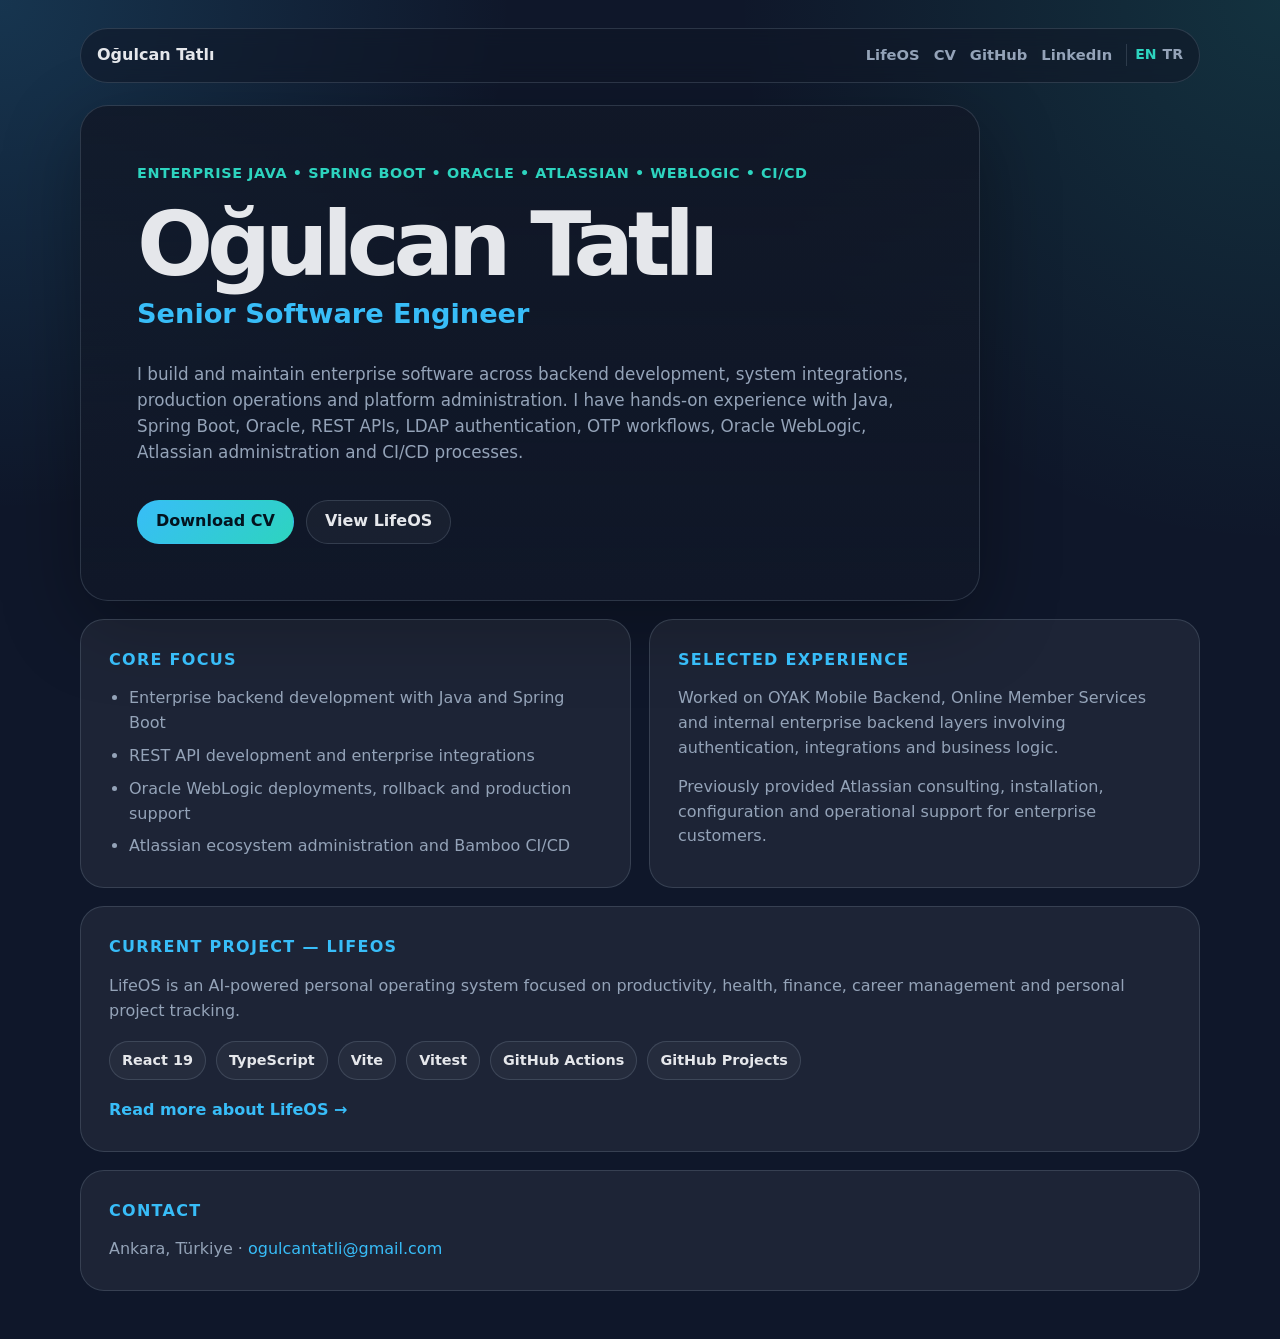
<file: index.html>
<!doctype html>
<html lang="en">
<head>
  <meta charset="utf-8" />
  <meta name="viewport" content="width=device-width, initial-scale=1" />
  <title>Oğulcan Tatlı | Senior Software Engineer</title>
  <meta name="description" content="Oğulcan Tatlı — Senior Software Engineer focused on Enterprise Java, Spring Boot, Oracle, Atlassian, WebLogic and CI/CD." />
  <link rel="canonical" href="https://nofrichq.com/" />
  <link rel="alternate" hreflang="en" href="https://nofrichq.com/" />
  <link rel="alternate" hreflang="tr" href="https://nofrichq.com/tr/" />
  <link rel="stylesheet" href="/styles.css" />
</head>
<body>
  <main class="page">
    <nav class="nav">
      <a class="brand" href="/">Oğulcan Tatlı</a>
      <div class="nav-links">
        <a href="/lifeos/">LifeOS</a>
        <a href="/assets/Ogulcan_Tatli_CV.pdf" target="_blank" rel="noopener">CV</a>
        <a href="https://github.com/nofrichq" target="_blank" rel="noopener">GitHub</a>
        <a href="https://tr.linkedin.com/in/ogulcan-tatli" target="_blank" rel="noopener">LinkedIn</a>
        <span class="lang-switch"><a class="active" href="/">EN</a><a href="/tr/">TR</a></span>
      </div>
    </nav>

    <section class="hero">
      <div class="eyebrow">Enterprise Java • Spring Boot • Oracle • Atlassian • WebLogic • CI/CD</div>
      <h1>Oğulcan Tatlı</h1>
      <p class="title">Senior Software Engineer</p>
      <p class="summary">
        I build and maintain enterprise software across backend development, system integrations,
        production operations and platform administration. I have hands-on experience with Java,
        Spring Boot, Oracle, REST APIs, LDAP authentication, OTP workflows, Oracle WebLogic,
        Atlassian administration and CI/CD processes.
      </p>
      <div class="actions">
        <a class="button primary" href="/assets/Ogulcan_Tatli_CV.pdf" target="_blank" rel="noopener">Download CV</a>
        <a class="button" href="/lifeos/">View LifeOS</a>
      </div>
    </section>

    <section class="grid">
      <article class="card">
        <h2>Core Focus</h2>
        <ul>
          <li>Enterprise backend development with Java and Spring Boot</li>
          <li>REST API development and enterprise integrations</li>
          <li>Oracle WebLogic deployments, rollback and production support</li>
          <li>Atlassian ecosystem administration and Bamboo CI/CD</li>
        </ul>
      </article>

      <article class="card">
        <h2>Selected Experience</h2>
        <p>
          Worked on OYAK Mobile Backend, Online Member Services and internal enterprise backend
          layers involving authentication, integrations and business logic.
        </p>
        <p>
          Previously provided Atlassian consulting, installation, configuration and operational
          support for enterprise customers.
        </p>
      </article>

      <article class="card wide">
        <h2>Current Project — LifeOS</h2>
        <p>
          LifeOS is an AI-powered personal operating system focused on productivity, health,
          finance, career management and personal project tracking.
        </p>
        <div class="tags">
          <span>React 19</span>
          <span>TypeScript</span>
          <span>Vite</span>
          <span>Vitest</span>
          <span>GitHub Actions</span>
          <span>GitHub Projects</span>
        </div>
        <p class="card-action"><a href="/lifeos/">Read more about LifeOS →</a></p>
      </article>
    </section>

    <section class="contact">
      <h2>Contact</h2>
      <p>
        Ankara, Türkiye ·
        <a href="mailto:ogulcantatli@gmail.com">ogulcantatli@gmail.com</a>
      </p>
    </section>
  </main>
</body>
</html>
</file>
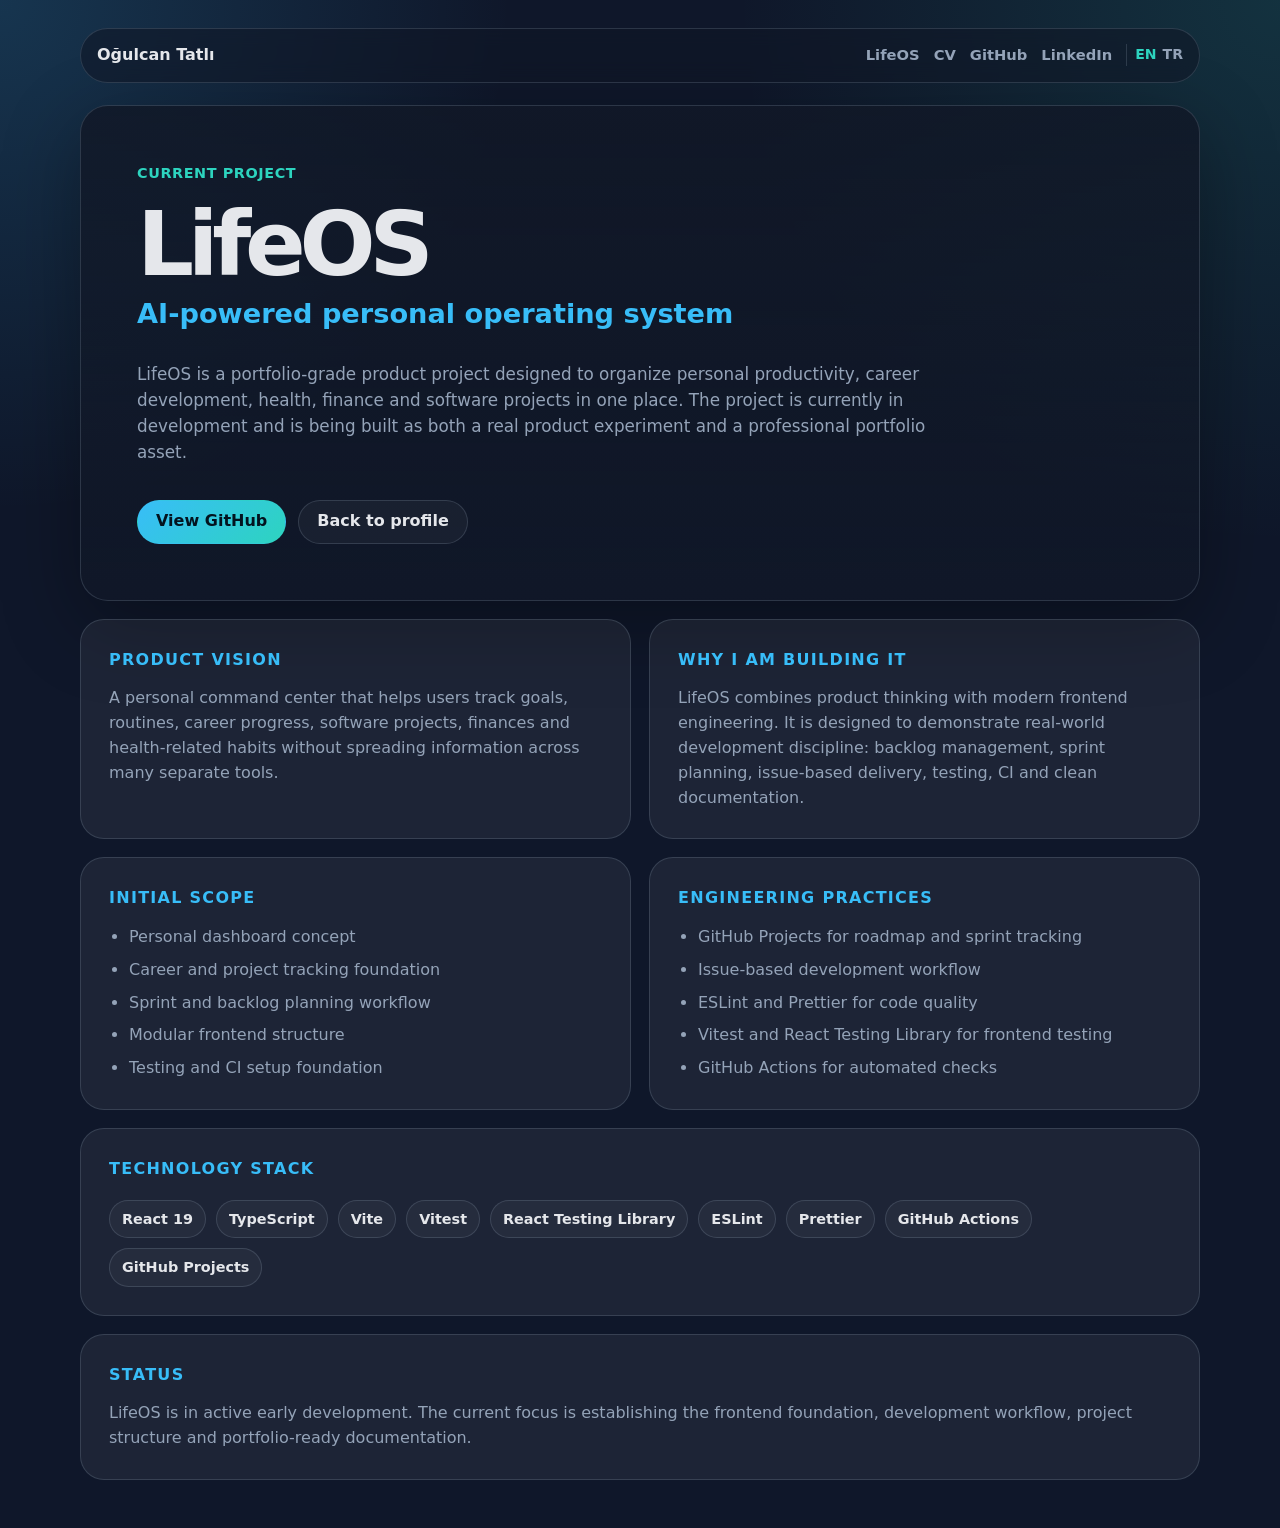
<file: lifeos/index.html>
<!doctype html>
<html lang="en">
<head>
  <meta charset="utf-8" />
  <meta name="viewport" content="width=device-width, initial-scale=1" />
  <title>LifeOS | Oğulcan Tatlı</title>
  <meta name="description" content="LifeOS is an AI-powered personal operating system for productivity, career, health, finance and project tracking." />
  <link rel="canonical" href="https://nofrichq.com/lifeos/" />
  <link rel="alternate" hreflang="en" href="https://nofrichq.com/lifeos/" />
  <link rel="alternate" hreflang="tr" href="https://nofrichq.com/tr/lifeos/" />
  <link rel="stylesheet" href="/styles.css" />
</head>
<body>
  <main class="page">
    <nav class="nav">
      <a class="brand" href="/">Oğulcan Tatlı</a>
      <div class="nav-links">
        <a href="/lifeos/">LifeOS</a>
        <a href="/assets/Ogulcan_Tatli_CV.pdf" target="_blank" rel="noopener">CV</a>
        <a href="https://github.com/nofrichq" target="_blank" rel="noopener">GitHub</a>
        <a href="https://tr.linkedin.com/in/ogulcan-tatli" target="_blank" rel="noopener">LinkedIn</a>
        <span class="lang-switch"><a class="active" href="/lifeos/">EN</a><a href="/tr/lifeos/">TR</a></span>
      </div>
    </nav>

    <section class="hero hero-compact">
      <div class="eyebrow">Current Project</div>
      <h1>LifeOS</h1>
      <p class="title">AI-powered personal operating system</p>
      <p class="summary">
        LifeOS is a portfolio-grade product project designed to organize personal productivity,
        career development, health, finance and software projects in one place. The project is
        currently in development and is being built as both a real product experiment and a
        professional portfolio asset.
      </p>
      <div class="actions">
        <a class="button primary" href="https://github.com/nofrichq" target="_blank" rel="noopener">View GitHub</a>
        <a class="button" href="/">Back to profile</a>
      </div>
    </section>

    <section class="grid">
      <article class="card">
        <h2>Product Vision</h2>
        <p>
          A personal command center that helps users track goals, routines, career progress,
          software projects, finances and health-related habits without spreading information
          across many separate tools.
        </p>
      </article>

      <article class="card">
        <h2>Why I am building it</h2>
        <p>
          LifeOS combines product thinking with modern frontend engineering. It is designed to
          demonstrate real-world development discipline: backlog management, sprint planning,
          issue-based delivery, testing, CI and clean documentation.
        </p>
      </article>

      <article class="card">
        <h2>Initial Scope</h2>
        <ul>
          <li>Personal dashboard concept</li>
          <li>Career and project tracking foundation</li>
          <li>Sprint and backlog planning workflow</li>
          <li>Modular frontend structure</li>
          <li>Testing and CI setup foundation</li>
        </ul>
      </article>

      <article class="card">
        <h2>Engineering Practices</h2>
        <ul>
          <li>GitHub Projects for roadmap and sprint tracking</li>
          <li>Issue-based development workflow</li>
          <li>ESLint and Prettier for code quality</li>
          <li>Vitest and React Testing Library for frontend testing</li>
          <li>GitHub Actions for automated checks</li>
        </ul>
      </article>

      <article class="card wide">
        <h2>Technology Stack</h2>
        <div class="tags">
          <span>React 19</span>
          <span>TypeScript</span>
          <span>Vite</span>
          <span>Vitest</span>
          <span>React Testing Library</span>
          <span>ESLint</span>
          <span>Prettier</span>
          <span>GitHub Actions</span>
          <span>GitHub Projects</span>
        </div>
      </article>

      <article class="card wide">
        <h2>Status</h2>
        <p>
          LifeOS is in active early development. The current focus is establishing the frontend
          foundation, development workflow, project structure and portfolio-ready documentation.
        </p>
      </article>
    </section>
  </main>
</body>
</html>
</file>
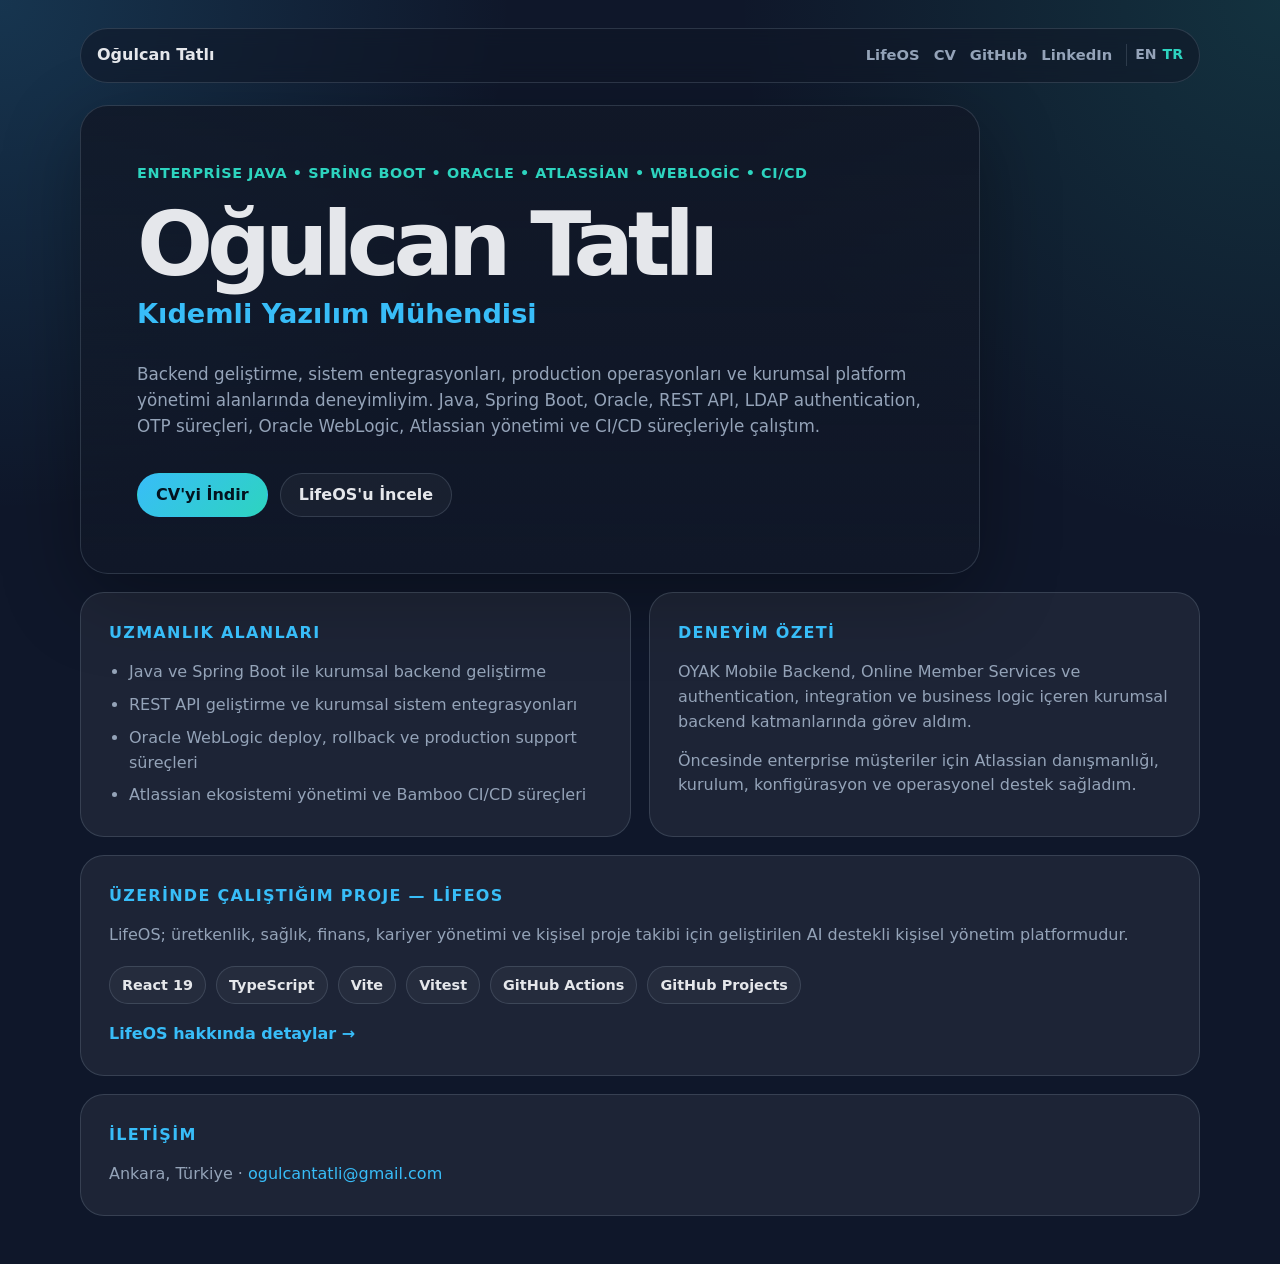
<file: tr/index.html>
<!doctype html>
<html lang="tr">
<head>
  <meta charset="utf-8" />
  <meta name="viewport" content="width=device-width, initial-scale=1" />
  <title>Oğulcan Tatlı | Kıdemli Yazılım Mühendisi</title>
  <meta name="description" content="Oğulcan Tatlı — Enterprise Java, Spring Boot, Oracle, Atlassian, WebLogic ve CI/CD odaklı kıdemli yazılım mühendisi." />
  <link rel="canonical" href="https://nofrichq.com/tr/" />
  <link rel="alternate" hreflang="en" href="https://nofrichq.com/" />
  <link rel="alternate" hreflang="tr" href="https://nofrichq.com/tr/" />
  <link rel="stylesheet" href="/styles.css" />
</head>
<body>
  <main class="page">
    <nav class="nav">
      <a class="brand" href="/tr/">Oğulcan Tatlı</a>
      <div class="nav-links">
        <a href="/tr/lifeos/">LifeOS</a>
        <a href="/assets/Ogulcan_Tatli_CV.pdf" target="_blank" rel="noopener">CV</a>
        <a href="https://github.com/nofrichq" target="_blank" rel="noopener">GitHub</a>
        <a href="https://tr.linkedin.com/in/ogulcan-tatli" target="_blank" rel="noopener">LinkedIn</a>
        <span class="lang-switch"><a href="/">EN</a><a class="active" href="/tr/">TR</a></span>
      </div>
    </nav>

    <section class="hero">
      <div class="eyebrow">Enterprise Java • Spring Boot • Oracle • Atlassian • WebLogic • CI/CD</div>
      <h1>Oğulcan Tatlı</h1>
      <p class="title">Kıdemli Yazılım Mühendisi</p>
      <p class="summary">
        Backend geliştirme, sistem entegrasyonları, production operasyonları ve kurumsal platform
        yönetimi alanlarında deneyimliyim. Java, Spring Boot, Oracle, REST API, LDAP authentication,
        OTP süreçleri, Oracle WebLogic, Atlassian yönetimi ve CI/CD süreçleriyle çalıştım.
      </p>
      <div class="actions">
        <a class="button primary" href="/assets/Ogulcan_Tatli_CV.pdf" target="_blank" rel="noopener">CV'yi İndir</a>
        <a class="button" href="/tr/lifeos/">LifeOS'u İncele</a>
      </div>
    </section>

    <section class="grid">
      <article class="card">
        <h2>Uzmanlık Alanları</h2>
        <ul>
          <li>Java ve Spring Boot ile kurumsal backend geliştirme</li>
          <li>REST API geliştirme ve kurumsal sistem entegrasyonları</li>
          <li>Oracle WebLogic deploy, rollback ve production support süreçleri</li>
          <li>Atlassian ekosistemi yönetimi ve Bamboo CI/CD süreçleri</li>
        </ul>
      </article>

      <article class="card">
        <h2>Deneyim Özeti</h2>
        <p>
          OYAK Mobile Backend, Online Member Services ve authentication, integration ve business logic
          içeren kurumsal backend katmanlarında görev aldım.
        </p>
        <p>
          Öncesinde enterprise müşteriler için Atlassian danışmanlığı, kurulum, konfigürasyon ve
          operasyonel destek sağladım.
        </p>
      </article>

      <article class="card wide">
        <h2>Üzerinde Çalıştığım Proje — LifeOS</h2>
        <p>
          LifeOS; üretkenlik, sağlık, finans, kariyer yönetimi ve kişisel proje takibi için geliştirilen
          AI destekli kişisel yönetim platformudur.
        </p>
        <div class="tags">
          <span>React 19</span>
          <span>TypeScript</span>
          <span>Vite</span>
          <span>Vitest</span>
          <span>GitHub Actions</span>
          <span>GitHub Projects</span>
        </div>
        <p class="card-action"><a href="/tr/lifeos/">LifeOS hakkında detaylar →</a></p>
      </article>
    </section>

    <section class="contact">
      <h2>İletişim</h2>
      <p>
        Ankara, Türkiye ·
        <a href="mailto:ogulcantatli@gmail.com">ogulcantatli@gmail.com</a>
      </p>
    </section>
  </main>
</body>
</html>
</file>
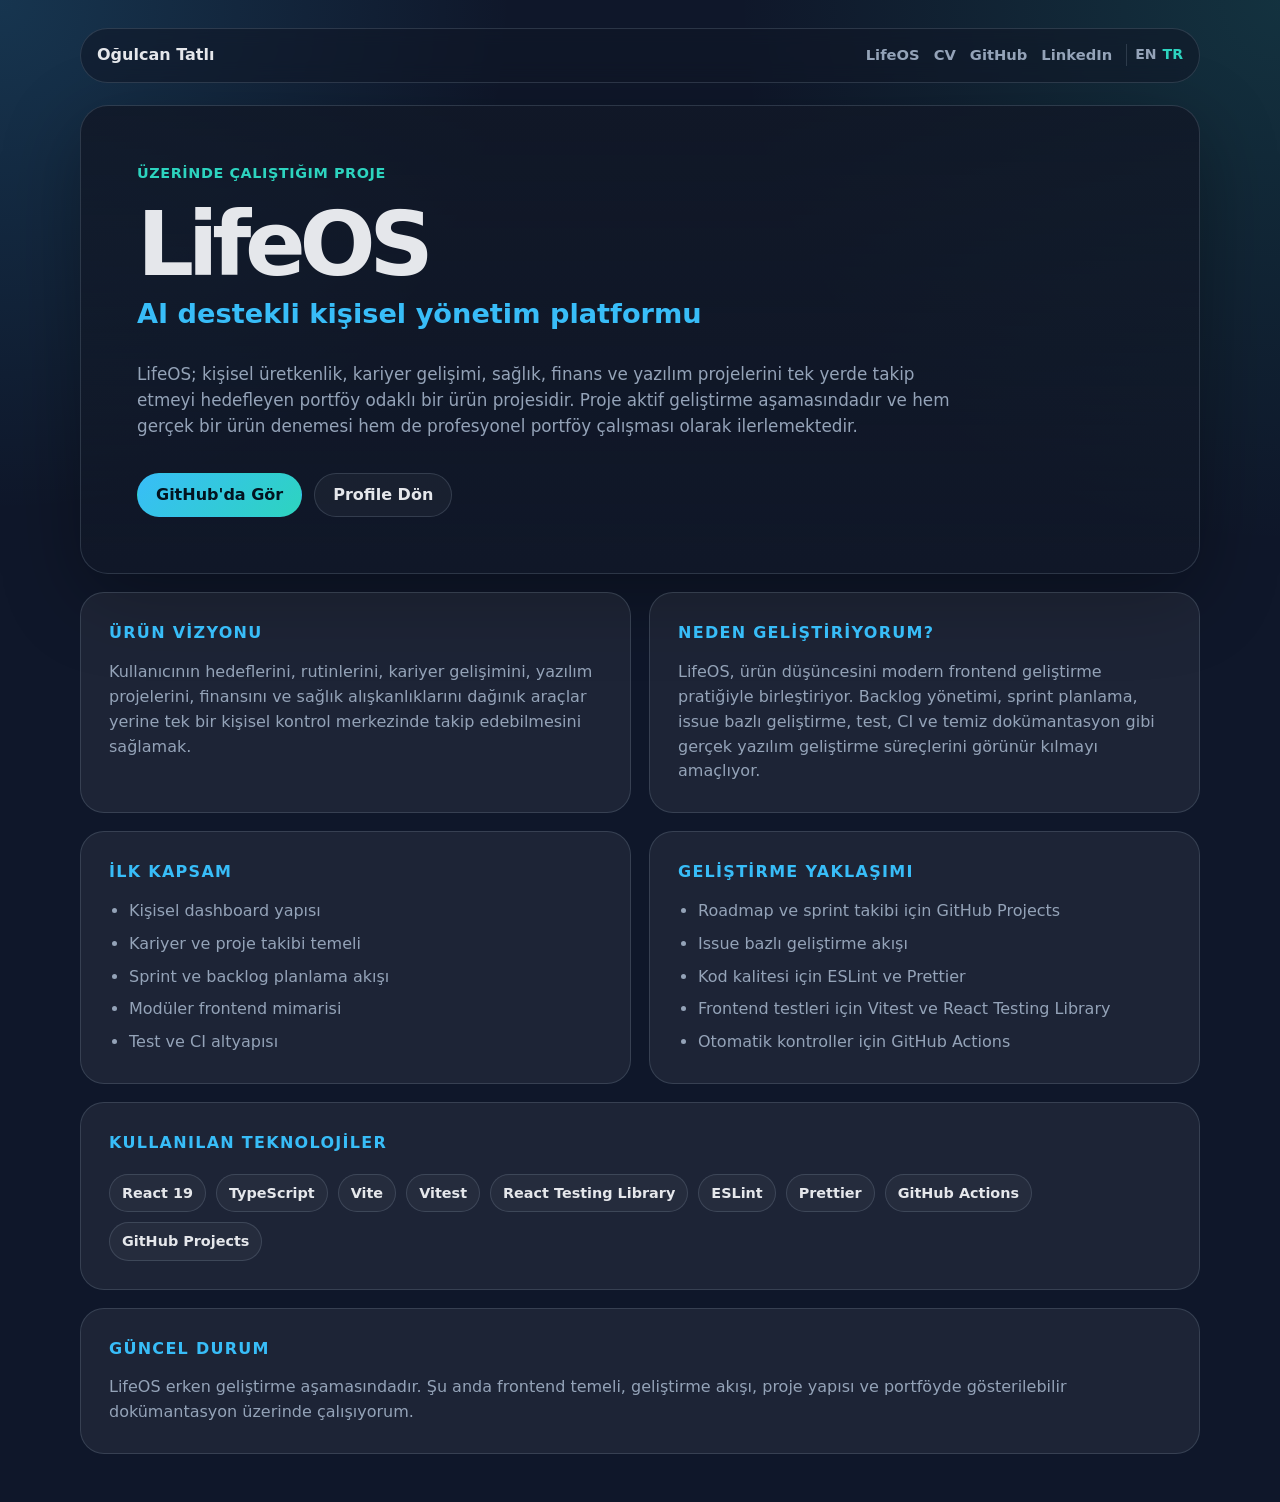
<file: tr/lifeos/index.html>
<!doctype html>
<html lang="tr">
<head>
  <meta charset="utf-8" />
  <meta name="viewport" content="width=device-width, initial-scale=1" />
  <title>LifeOS | Oğulcan Tatlı</title>
  <meta name="description" content="LifeOS; üretkenlik, kariyer, sağlık, finans ve proje takibi için AI destekli kişisel yönetim platformudur." />
  <link rel="canonical" href="https://nofrichq.com/tr/lifeos/" />
  <link rel="alternate" hreflang="en" href="https://nofrichq.com/lifeos/" />
  <link rel="alternate" hreflang="tr" href="https://nofrichq.com/tr/lifeos/" />
  <link rel="stylesheet" href="/styles.css" />
</head>
<body>
  <main class="page">
    <nav class="nav">
      <a class="brand" href="/tr/">Oğulcan Tatlı</a>
      <div class="nav-links">
        <a href="/tr/lifeos/">LifeOS</a>
        <a href="/assets/Ogulcan_Tatli_CV.pdf" target="_blank" rel="noopener">CV</a>
        <a href="https://github.com/nofrichq" target="_blank" rel="noopener">GitHub</a>
        <a href="https://tr.linkedin.com/in/ogulcan-tatli" target="_blank" rel="noopener">LinkedIn</a>
        <span class="lang-switch"><a href="/lifeos/">EN</a><a class="active" href="/tr/lifeos/">TR</a></span>
      </div>
    </nav>

    <section class="hero hero-compact">
      <div class="eyebrow">Üzerinde Çalıştığım Proje</div>
      <h1>LifeOS</h1>
      <p class="title">AI destekli kişisel yönetim platformu</p>
      <p class="summary">
        LifeOS; kişisel üretkenlik, kariyer gelişimi, sağlık, finans ve yazılım projelerini tek yerde
        takip etmeyi hedefleyen portföy odaklı bir ürün projesidir. Proje aktif geliştirme aşamasındadır
        ve hem gerçek bir ürün denemesi hem de profesyonel portföy çalışması olarak ilerlemektedir.
      </p>
      <div class="actions">
        <a class="button primary" href="https://github.com/nofrichq" target="_blank" rel="noopener">GitHub'da Gör</a>
        <a class="button" href="/tr/">Profile Dön</a>
      </div>
    </section>

    <section class="grid">
      <article class="card">
        <h2>Ürün Vizyonu</h2>
        <p>
          Kullanıcının hedeflerini, rutinlerini, kariyer gelişimini, yazılım projelerini, finansını ve
          sağlık alışkanlıklarını dağınık araçlar yerine tek bir kişisel kontrol merkezinde takip
          edebilmesini sağlamak.
        </p>
      </article>

      <article class="card">
        <h2>Neden Geliştiriyorum?</h2>
        <p>
          LifeOS, ürün düşüncesini modern frontend geliştirme pratiğiyle birleştiriyor. Backlog yönetimi,
          sprint planlama, issue bazlı geliştirme, test, CI ve temiz dokümantasyon gibi gerçek yazılım
          geliştirme süreçlerini görünür kılmayı amaçlıyor.
        </p>
      </article>

      <article class="card">
        <h2>İlk Kapsam</h2>
        <ul>
          <li>Kişisel dashboard yapısı</li>
          <li>Kariyer ve proje takibi temeli</li>
          <li>Sprint ve backlog planlama akışı</li>
          <li>Modüler frontend mimarisi</li>
          <li>Test ve CI altyapısı</li>
        </ul>
      </article>

      <article class="card">
        <h2>Geliştirme Yaklaşımı</h2>
        <ul>
          <li>Roadmap ve sprint takibi için GitHub Projects</li>
          <li>Issue bazlı geliştirme akışı</li>
          <li>Kod kalitesi için ESLint ve Prettier</li>
          <li>Frontend testleri için Vitest ve React Testing Library</li>
          <li>Otomatik kontroller için GitHub Actions</li>
        </ul>
      </article>

      <article class="card wide">
        <h2>Kullanılan Teknolojiler</h2>
        <div class="tags">
          <span>React 19</span>
          <span>TypeScript</span>
          <span>Vite</span>
          <span>Vitest</span>
          <span>React Testing Library</span>
          <span>ESLint</span>
          <span>Prettier</span>
          <span>GitHub Actions</span>
          <span>GitHub Projects</span>
        </div>
      </article>

      <article class="card wide">
        <h2>Güncel Durum</h2>
        <p>
          LifeOS erken geliştirme aşamasındadır. Şu anda frontend temeli, geliştirme akışı, proje yapısı
          ve portföyde gösterilebilir dokümantasyon üzerinde çalışıyorum.
        </p>
      </article>
    </section>
  </main>
</body>
</html>
</file>
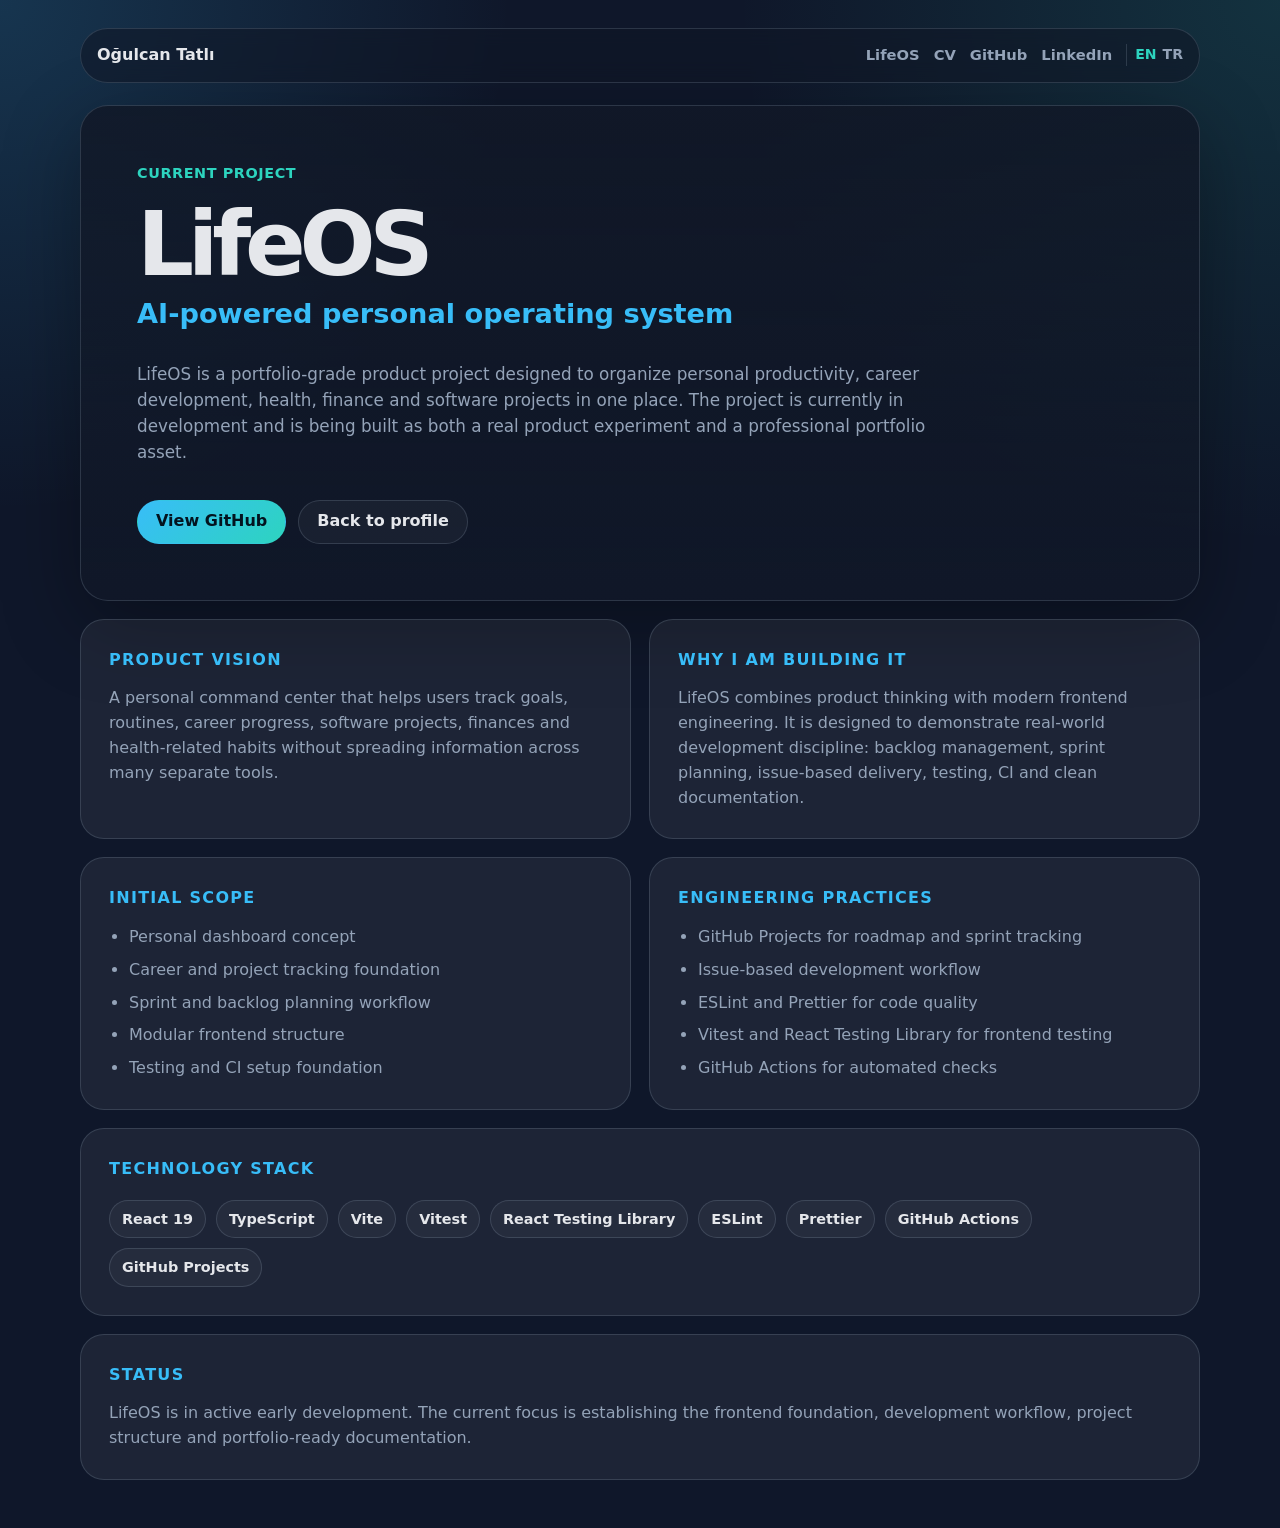
<file: lifeos.html>
<!doctype html>
<html lang="en">
<head>
  <meta charset="utf-8" />
  <meta name="viewport" content="width=device-width, initial-scale=1" />
  <title>LifeOS | Oğulcan Tatlı</title>
  <meta name="description" content="LifeOS is an AI-powered personal operating system for productivity, career, health, finance and project tracking." />
  <link rel="alternate" hreflang="en" href="/lifeos.html" />
  <link rel="alternate" hreflang="tr" href="/tr/lifeos.html" />
  <link rel="stylesheet" href="styles.css" />
</head>
<body>
  <main class="page">
    <nav class="nav">
      <a class="brand" href="./">Oğulcan Tatlı</a>
      <div class="nav-links">
        <a href="./lifeos.html">LifeOS</a>
        <a href="Ogulcan_Tatli_CV.pdf" target="_blank" rel="noopener">CV</a>
        <a href="https://github.com/otatli" target="_blank" rel="noopener">GitHub</a>
        <a href="https://tr.linkedin.com/in/ogulcan-tatli" target="_blank" rel="noopener">LinkedIn</a>
        <span class="lang-switch"><a class="active" href="./">EN</a><a href="./tr/lifeos.html">TR</a></span>
      </div>
    </nav>

    <section class="hero hero-compact">
      <div class="eyebrow">Current Project</div>
      <h1>LifeOS</h1>
      <p class="title">AI-powered personal operating system</p>
      <p class="summary">
        LifeOS is a portfolio-grade product project designed to organize personal productivity,
        career development, health, finance and software projects in one place. The project is
        currently in development and is being built as both a real product experiment and a
        professional portfolio asset.
      </p>
      <div class="actions">
        <a class="button primary" href="https://github.com/otatli" target="_blank" rel="noopener">View GitHub</a>
        <a class="button" href="./">Back to profile</a>
      </div>
    </section>

    <section class="grid">
      <article class="card">
        <h2>Product Vision</h2>
        <p>
          A personal command center that helps users track goals, routines, career progress,
          software projects, finances and health-related habits without spreading information
          across many separate tools.
        </p>
      </article>

      <article class="card">
        <h2>Why I am building it</h2>
        <p>
          LifeOS combines product thinking with modern frontend engineering. It is designed to
          demonstrate real-world development discipline: backlog management, sprint planning,
          issue-based delivery, testing, CI and clean documentation.
        </p>
      </article>

      <article class="card">
        <h2>Initial Scope</h2>
        <ul>
          <li>Personal dashboard concept</li>
          <li>Career and project tracking foundation</li>
          <li>Sprint and backlog planning workflow</li>
          <li>Modular frontend structure</li>
          <li>Testing and CI setup foundation</li>
        </ul>
      </article>

      <article class="card">
        <h2>Engineering Practices</h2>
        <ul>
          <li>GitHub Projects for roadmap and sprint tracking</li>
          <li>Issue-based development workflow</li>
          <li>ESLint and Prettier for code quality</li>
          <li>Vitest and React Testing Library for frontend testing</li>
          <li>GitHub Actions for automated checks</li>
        </ul>
      </article>

      <article class="card wide">
        <h2>Technology Stack</h2>
        <div class="tags">
          <span>React 19</span>
          <span>TypeScript</span>
          <span>Vite</span>
          <span>Vitest</span>
          <span>React Testing Library</span>
          <span>ESLint</span>
          <span>Prettier</span>
          <span>GitHub Actions</span>
          <span>GitHub Projects</span>
        </div>
      </article>

      <article class="card wide">
        <h2>Status</h2>
        <p>
          LifeOS is in active early development. The current focus is establishing the frontend
          foundation, development workflow, project structure and portfolio-ready documentation.
        </p>
      </article>
    </section>
  </main>
</body>
</html>
</file>
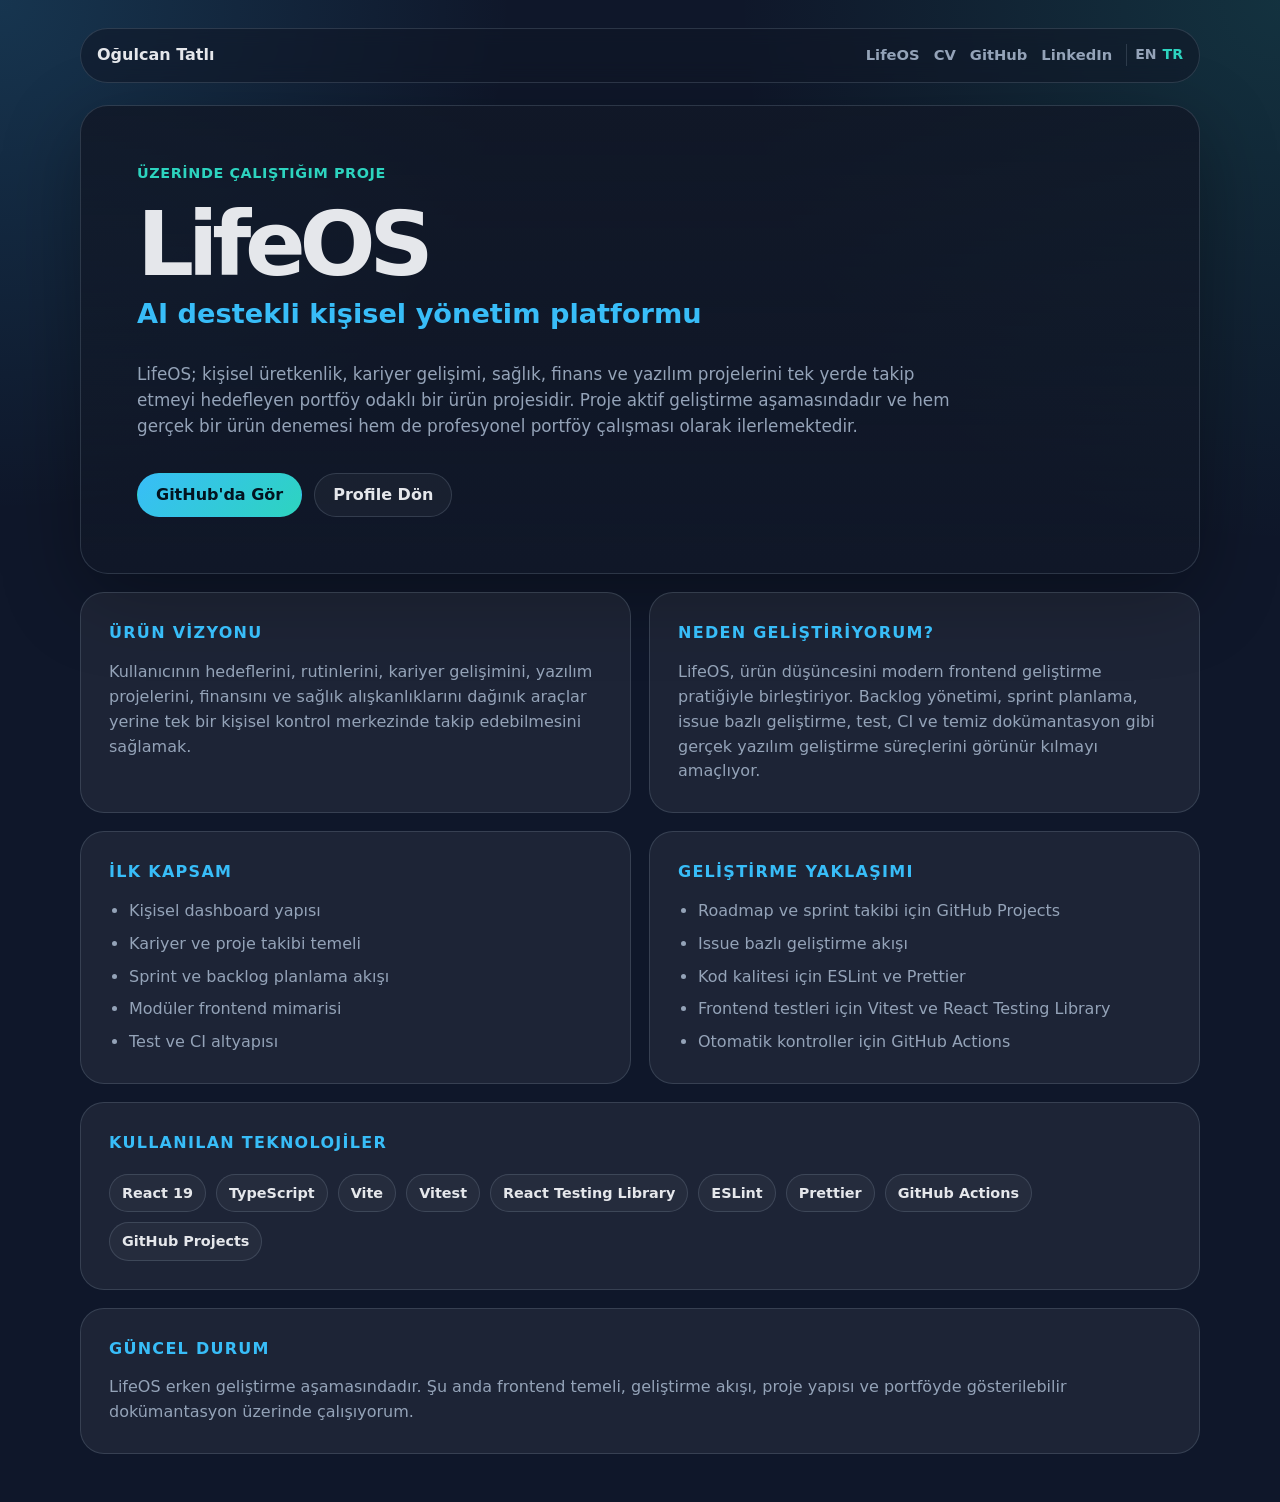
<file: tr/lifeos.html>
<!doctype html>
<html lang="tr">
<head>
  <meta charset="utf-8" />
  <meta name="viewport" content="width=device-width, initial-scale=1" />
  <title>LifeOS | Oğulcan Tatlı</title>
  <meta name="description" content="LifeOS; üretkenlik, kariyer, sağlık, finans ve proje takibi için AI destekli kişisel yönetim platformudur." />
  <link rel="alternate" hreflang="en" href="/lifeos.html" />
  <link rel="alternate" hreflang="tr" href="/tr/lifeos.html" />
  <link rel="stylesheet" href="../styles.css" />
</head>
<body>
  <main class="page">
    <nav class="nav">
      <a class="brand" href="./">Oğulcan Tatlı</a>
      <div class="nav-links">
        <a href="./lifeos.html">LifeOS</a>
        <a href="../Ogulcan_Tatli_CV.pdf" target="_blank" rel="noopener">CV</a>
        <a href="https://github.com/otatli" target="_blank" rel="noopener">GitHub</a>
        <a href="https://tr.linkedin.com/in/ogulcan-tatli" target="_blank" rel="noopener">LinkedIn</a>
        <span class="lang-switch"><a href="../lifeos.html">EN</a><a class="active" href="./lifeos.html">TR</a></span>
      </div>
    </nav>

    <section class="hero hero-compact">
      <div class="eyebrow">Üzerinde Çalıştığım Proje</div>
      <h1>LifeOS</h1>
      <p class="title">AI destekli kişisel yönetim platformu</p>
      <p class="summary">
        LifeOS; kişisel üretkenlik, kariyer gelişimi, sağlık, finans ve yazılım projelerini tek yerde
        takip etmeyi hedefleyen portföy odaklı bir ürün projesidir. Proje aktif geliştirme aşamasındadır
        ve hem gerçek bir ürün denemesi hem de profesyonel portföy çalışması olarak ilerlemektedir.
      </p>
      <div class="actions">
        <a class="button primary" href="https://github.com/otatli" target="_blank" rel="noopener">GitHub'da Gör</a>
        <a class="button" href="./">Profile Dön</a>
      </div>
    </section>

    <section class="grid">
      <article class="card">
        <h2>Ürün Vizyonu</h2>
        <p>
          Kullanıcının hedeflerini, rutinlerini, kariyer gelişimini, yazılım projelerini, finansını ve
          sağlık alışkanlıklarını dağınık araçlar yerine tek bir kişisel kontrol merkezinde takip
          edebilmesini sağlamak.
        </p>
      </article>

      <article class="card">
        <h2>Neden Geliştiriyorum?</h2>
        <p>
          LifeOS, ürün düşüncesini modern frontend geliştirme pratiğiyle birleştiriyor. Backlog yönetimi,
          sprint planlama, issue bazlı geliştirme, test, CI ve temiz dokümantasyon gibi gerçek yazılım
          geliştirme süreçlerini görünür kılmayı amaçlıyor.
        </p>
      </article>

      <article class="card">
        <h2>İlk Kapsam</h2>
        <ul>
          <li>Kişisel dashboard yapısı</li>
          <li>Kariyer ve proje takibi temeli</li>
          <li>Sprint ve backlog planlama akışı</li>
          <li>Modüler frontend mimarisi</li>
          <li>Test ve CI altyapısı</li>
        </ul>
      </article>

      <article class="card">
        <h2>Geliştirme Yaklaşımı</h2>
        <ul>
          <li>Roadmap ve sprint takibi için GitHub Projects</li>
          <li>Issue bazlı geliştirme akışı</li>
          <li>Kod kalitesi için ESLint ve Prettier</li>
          <li>Frontend testleri için Vitest ve React Testing Library</li>
          <li>Otomatik kontroller için GitHub Actions</li>
        </ul>
      </article>

      <article class="card wide">
        <h2>Kullanılan Teknolojiler</h2>
        <div class="tags">
          <span>React 19</span>
          <span>TypeScript</span>
          <span>Vite</span>
          <span>Vitest</span>
          <span>React Testing Library</span>
          <span>ESLint</span>
          <span>Prettier</span>
          <span>GitHub Actions</span>
          <span>GitHub Projects</span>
        </div>
      </article>

      <article class="card wide">
        <h2>Güncel Durum</h2>
        <p>
          LifeOS erken geliştirme aşamasındadır. Şu anda frontend temeli, geliştirme akışı, proje yapısı
          ve portföyde gösterilebilir dokümantasyon üzerinde çalışıyorum.
        </p>
      </article>
    </section>
  </main>
</body>
</html>
</file>
<file: styles.css>
:root {
  --bg: #0f172a;
  --panel: #111827;
  --card: rgba(255, 255, 255, 0.06);
  --text: #e5e7eb;
  --muted: #94a3b8;
  --accent: #38bdf8;
  --accent-2: #2dd4bf;
  --border: rgba(148, 163, 184, 0.22);
}

* {
  box-sizing: border-box;
}

html {
  scroll-behavior: smooth;
}

body {
  margin: 0;
  font-family: Inter, ui-sans-serif, system-ui, -apple-system, BlinkMacSystemFont, "Segoe UI", sans-serif;
  background:
    radial-gradient(circle at top left, rgba(56, 189, 248, 0.18), transparent 32rem),
    radial-gradient(circle at top right, rgba(45, 212, 191, 0.14), transparent 34rem),
    var(--bg);
  color: var(--text);
  line-height: 1.55;
}

.page {
  width: min(1120px, calc(100% - 40px));
  margin: 0 auto;
  padding: 28px 0 48px;
}

.nav {
  display: flex;
  align-items: center;
  justify-content: space-between;
  gap: 18px;
  margin-bottom: 22px;
  padding: 14px 16px;
  border: 1px solid var(--border);
  border-radius: 999px;
  background: rgba(17, 24, 39, 0.58);
  backdrop-filter: blur(10px);
}

.brand,
.nav-links a,
.lang-switch a {
  color: var(--text);
  text-decoration: none;
  font-weight: 800;
}

.nav-links {
  display: flex;
  flex-wrap: wrap;
  align-items: center;
  gap: 14px;
}

.nav-links a {
  color: var(--muted);
  font-size: 0.92rem;
}

.nav-links a:hover,
.lang-switch a:hover {
  color: var(--accent);
}

.lang-switch {
  display: inline-flex;
  gap: 6px;
  align-items: center;
  padding-left: 8px;
  border-left: 1px solid var(--border);
}

.lang-switch a {
  color: var(--muted);
  font-size: 0.88rem;
}

.lang-switch a.active {
  color: var(--accent-2);
}

.hero {
  max-width: 900px;
  padding: 56px;
  border: 1px solid var(--border);
  border-radius: 28px;
  background: linear-gradient(180deg, rgba(17, 24, 39, 0.86), rgba(17, 24, 39, 0.58));
  box-shadow: 0 24px 80px rgba(0, 0, 0, 0.32);
}

.hero-compact {
  max-width: 100%;
}

.eyebrow {
  color: var(--accent-2);
  font-size: 0.9rem;
  font-weight: 700;
  letter-spacing: 0.04em;
  text-transform: uppercase;
}

h1 {
  margin: 18px 0 6px;
  font-size: clamp(3rem, 7vw, 5.8rem);
  line-height: 0.95;
  letter-spacing: -0.07em;
}

.title {
  margin: 0;
  color: var(--accent);
  font-size: clamp(1.25rem, 2.5vw, 1.7rem);
  font-weight: 700;
}

.summary {
  max-width: 820px;
  margin: 26px 0 0;
  color: var(--muted);
  font-size: 1.05rem;
}

.actions {
  display: flex;
  flex-wrap: wrap;
  gap: 12px;
  margin-top: 34px;
}

.button {
  display: inline-flex;
  align-items: center;
  justify-content: center;
  min-height: 44px;
  padding: 0 18px;
  border: 1px solid var(--border);
  border-radius: 999px;
  color: var(--text);
  text-decoration: none;
  font-weight: 700;
  background: rgba(255, 255, 255, 0.04);
  transition: transform 160ms ease, border-color 160ms ease, background 160ms ease;
}

.button:hover {
  transform: translateY(-2px);
  border-color: rgba(56, 189, 248, 0.7);
  background: rgba(56, 189, 248, 0.1);
}

.button.primary {
  color: #03131f;
  border-color: transparent;
  background: linear-gradient(135deg, var(--accent), var(--accent-2));
}

.grid {
  display: grid;
  grid-template-columns: repeat(2, minmax(0, 1fr));
  gap: 18px;
  margin-top: 18px;
}

.card,
.contact {
  border: 1px solid var(--border);
  border-radius: 24px;
  background: var(--card);
  padding: 28px;
}

.card.wide {
  grid-column: 1 / -1;
}

h2 {
  margin: 0 0 14px;
  font-size: 1rem;
  letter-spacing: 0.08em;
  text-transform: uppercase;
  color: var(--accent);
}

p,
ul {
  margin: 0;
  color: var(--muted);
}

p + p {
  margin-top: 14px;
}

.card-action {
  margin-top: 18px;
}

.card-action a {
  color: var(--accent);
  font-weight: 800;
  text-decoration: none;
}

.card-action a:hover {
  text-decoration: underline;
}

ul {
  padding-left: 20px;
}

li + li {
  margin-top: 8px;
}

.tags {
  display: flex;
  flex-wrap: wrap;
  gap: 10px;
  margin-top: 18px;
}

.tags span {
  padding: 7px 12px;
  border: 1px solid var(--border);
  border-radius: 999px;
  color: var(--text);
  background: rgba(255, 255, 255, 0.04);
  font-size: 0.9rem;
  font-weight: 700;
}

.contact {
  margin-top: 18px;
}

.contact a {
  color: var(--accent);
  text-decoration: none;
}

.contact a:hover {
  text-decoration: underline;
}

@media (max-width: 760px) {
  .page {
    width: min(100% - 28px, 1120px);
    padding-top: 18px;
  }

  .nav {
    align-items: flex-start;
    border-radius: 22px;
    flex-direction: column;
  }

  .nav-links {
    gap: 10px 14px;
  }

  .lang-switch {
    border-left: 0;
    padding-left: 0;
  }

  .hero {
    padding: 30px;
    border-radius: 22px;
  }

  .grid {
    grid-template-columns: 1fr;
  }

  h1 {
    letter-spacing: -0.05em;
  }
}
</file>
